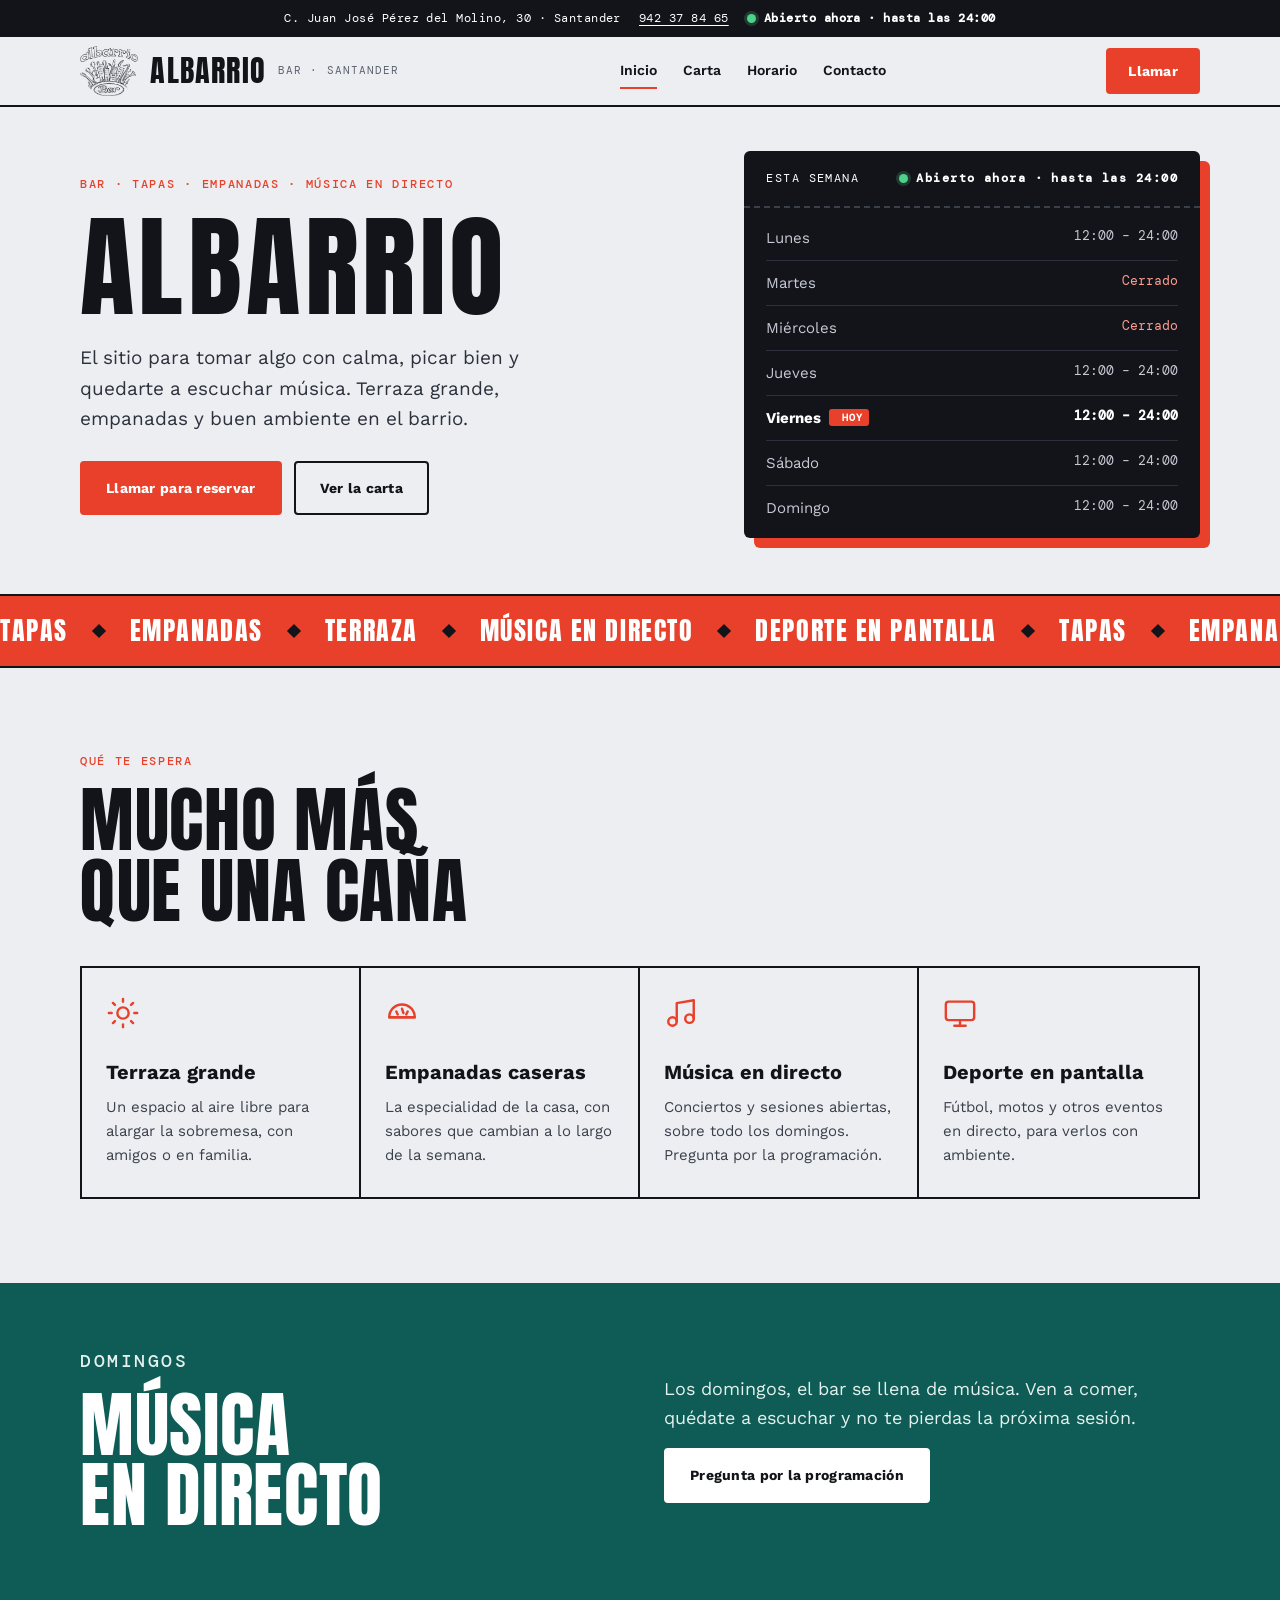
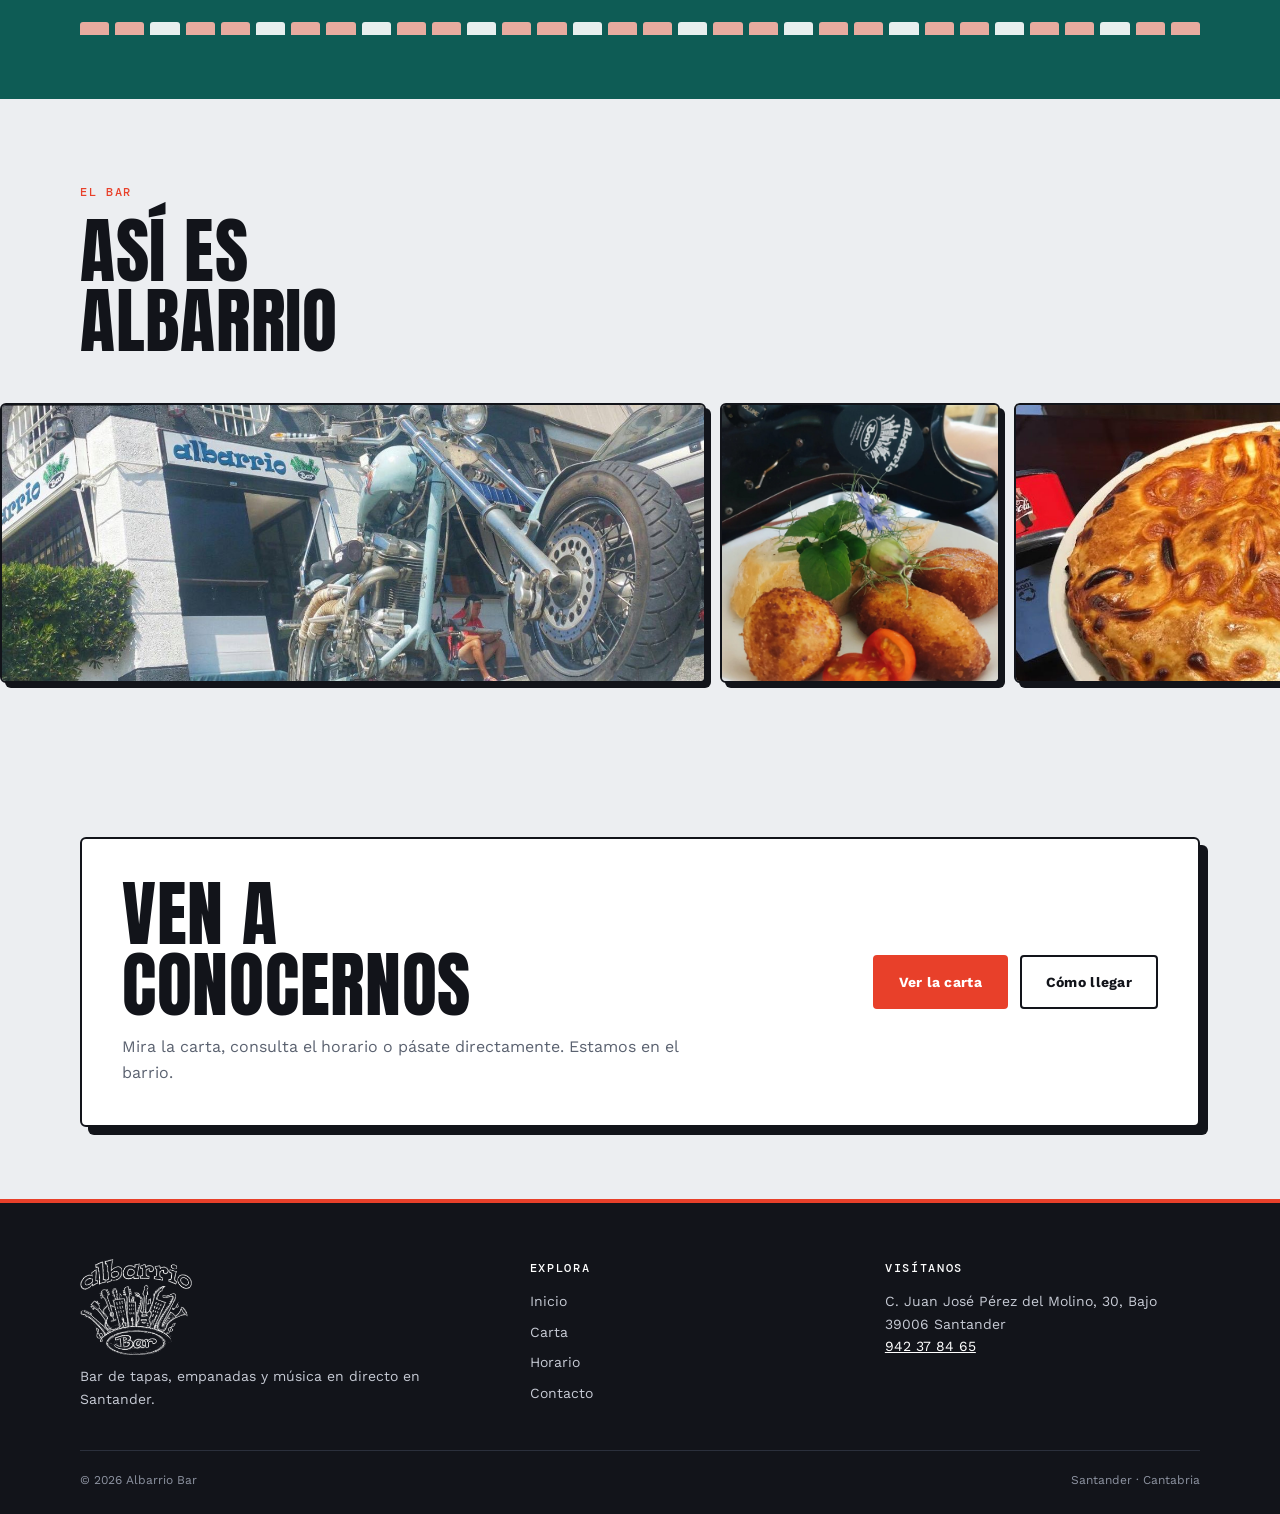
<file: index.html>
<!doctype html>
<html lang="es">
<head>
<meta charset="utf-8">
<meta name="viewport" content="width=device-width,initial-scale=1">
<title>Albarrio Bar · Santander</title>
<meta name="description" content="Albarrio Bar, en Santander: tapas, empanadas, terraza y música en directo. Calle Juan José Pérez del Molino, 30.">
<meta name="robots" content="noindex, nofollow">
<meta property="og:type" content="website">
<meta property="og:title" content="Albarrio Bar · Santander">
<meta property="og:description" content="Albarrio Bar, en Santander: tapas, empanadas, terraza y música en directo. Calle Juan José Pérez del Molino, 30.">
<meta name="theme-color" content="#12141a">
<link rel="icon" href="data:image/svg+xml,%3Csvg xmlns='http://www.w3.org/2000/svg' viewBox='0 0 32 32'%3E%3Crect width='32' height='32' rx='7' fill='%2312141a'/%3E%3Ctext x='16' y='24' font-family='Impact,Arial Narrow,sans-serif' font-size='22' text-anchor='middle' fill='%23e8402a'%3EA%3C/text%3E%3C/svg%3E">
<link rel="preconnect" href="https://fonts.googleapis.com">
<link rel="preconnect" href="https://fonts.gstatic.com" crossorigin>
<link href="https://fonts.googleapis.com/css2?family=Anton&family=DM+Mono:wght@400;500&family=Work+Sans:wght@400;500;600;700&display=swap" rel="stylesheet">
<link rel="stylesheet" href="styles.css?v=5">
<script type="application/ld+json">{"@context":"https://schema.org","@type":"BarOrPub","name":"Albarrio Bar","telephone":"+34942378465","address":{"@type":"PostalAddress","streetAddress":"C. Juan José Pérez del Molino, 30, Bajo","postalCode":"39006","addressLocality":"Santander","addressRegion":"Cantabria","addressCountry":"ES"},"openingHoursSpecification":[{"@type":"OpeningHoursSpecification","dayOfWeek":["Monday","Thursday","Friday","Saturday","Sunday"],"opens":"12:00","closes":"23:59"}]}</script>
</head>
<body>

<div class="topbar">
  <span>C. Juan José Pérez del Molino, 30 · Santander</span>
  <a href="tel:+34942378465">942 37 84 65</a>
  <span class="open-badge" data-open-badge>Consulta nuestro horario</span>
</div>

<header class="header">
  <div class="wrap nav">
    <a class="brand" href="index.html" aria-label="Albarrio Bar, inicio"><img class="brand-logo" src="img/logo.png" width="420" height="360" alt=""><span class="brand-word">ALBARRIO</span><span class="brand-sub">Bar · Santander</span></a>
    <button class="menu-toggle" aria-label="Abrir menú" aria-expanded="false">Menú</button>
    <nav class="navlinks" aria-label="Navegación principal"><a href="index.html" class="active" aria-current="page">Inicio</a><a href="carta.html">Carta</a><a href="horario.html">Horario</a><a href="contacto.html">Contacto</a></nav>
    <a class="btn btn-red nav-cta" href="tel:+34942378465">Llamar</a>
  </div>
</header>

<main>

  <section class="hero">
    <div class="wrap hero-grid">
      <div class="hero-copy">
        <p class="kicker">Bar · Tapas · Empanadas · Música en directo</p>
        <h1>ALBARRIO</h1>
        <p class="lead">El sitio para tomar algo con calma, picar bien y quedarte a escuchar música. Terraza grande, empanadas y buen ambiente en el barrio.</p>
        <div class="actions">
          <a class="btn btn-red" href="tel:+34942378465">Llamar para reservar</a>
          <a class="btn btn-line" href="carta.html">Ver la carta</a>
        </div>
      </div>
      <aside class="ticket" aria-label="Horario de esta semana">
        <div class="ticket-head"><span>ESTA SEMANA</span><span class="open-badge on-dark" data-open-badge>Consulta nuestro horario</span></div>
        <ul class="ticket-list" data-week-list></ul>
      </aside>
    </div>
  </section>

  <div class="marquee" aria-hidden="true"><div class="marquee-track">
    <span>Tapas</span><i></i><span>Empanadas</span><i></i><span>Terraza</span><i></i><span>Música en directo</span><i></i><span>Deporte en pantalla</span><i></i>
    <span>Tapas</span><i></i><span>Empanadas</span><i></i><span>Terraza</span><i></i><span>Música en directo</span><i></i><span>Deporte en pantalla</span><i></i>
  </div></div>

  <section class="section">
    <div class="wrap">
      <div class="section-head"><p class="kicker">Qué te espera</p><h2>MUCHO MÁS<br> QUE UNA CAÑA</h2></div>
      <div class="feature-grid">
        <article class="feature"><svg viewBox="0 0 24 24" fill="none" stroke="currentColor" stroke-width="1.7" stroke-linecap="round" stroke-linejoin="round" aria-hidden="true"><circle cx="12" cy="12" r="4"/><path d="M12 2v2M12 20v2M4.9 4.9l1.4 1.4M17.7 17.7l1.4 1.4M2 12h2M20 12h2M4.9 19.1l1.4-1.4M17.7 6.3l1.4-1.4"/></svg><h3>Terraza grande</h3><p>Un espacio al aire libre para alargar la sobremesa, con amigos o en familia.</p></article>
        <article class="feature"><svg viewBox="0 0 24 24" fill="none" stroke="currentColor" stroke-width="1.7" stroke-linecap="round" stroke-linejoin="round" aria-hidden="true"><path d="M3 15c0-5 4-9 9-9s9 4 9 9z"/><path d="M3 15h18M8 11l1 2M12 9l1 3M16 11l-1 2"/></svg><h3>Empanadas caseras</h3><p>La especialidad de la casa, con sabores que cambian a lo largo de la semana.</p></article>
        <article class="feature"><svg viewBox="0 0 24 24" fill="none" stroke="currentColor" stroke-width="1.7" stroke-linecap="round" stroke-linejoin="round" aria-hidden="true"><path d="M9 18V5l12-2v13"/><circle cx="6" cy="18" r="3"/><circle cx="18" cy="16" r="3"/></svg><h3>Música en directo</h3><p>Conciertos y sesiones abiertas, sobre todo los domingos. Pregunta por la programación.</p></article>
        <article class="feature"><svg viewBox="0 0 24 24" fill="none" stroke="currentColor" stroke-width="1.7" stroke-linecap="round" stroke-linejoin="round" aria-hidden="true"><rect x="2" y="4" width="20" height="13" rx="2"/><path d="M8 21h8M12 17v4"/></svg><h3>Deporte en pantalla</h3><p>Fútbol, motos y otros eventos en directo, para verlos con ambiente.</p></article>
      </div>
    </div>
  </section>

  <section class="band-teal">
    <div class="wrap band-grid">
      <div><p class="kicker kicker-light">Domingos</p><h2>MÚSICA<br> EN DIRECTO</h2></div>
      <div>
        <p>Los domingos, el bar se llena de música. Ven a comer, quédate a escuchar y no te pierdas la próxima sesión.</p>
        <a class="btn btn-light" href="tel:+34942378465">Pregunta por la programación</a>
      </div>
    </div>
    <div class="wrap"><div class="eq" aria-hidden="true"><i></i><i></i><i></i><i></i><i></i><i></i><i></i><i></i><i></i><i></i><i></i><i></i><i></i><i></i><i></i><i></i><i></i><i></i><i></i><i></i><i></i><i></i><i></i><i></i><i></i><i></i><i></i><i></i><i></i><i></i><i></i><i></i></div></div>
  </section>

  <section class="section">
    <div class="wrap">
      <div class="section-head"><p class="kicker">El bar</p><h2>ASÍ ES<br> ALBARRIO</h2></div>
    </div>
      <div class="ribbon" aria-label="Fotos de Albarrio Bar"><div class="ribbon-track"><figure><img src="img/fachada.jpg" width="1322" height="520" loading="lazy" alt="Fachada de Albarrio Bar con una moto clásica aparcada en la puerta"></figure><figure><img src="img/croquetas.jpg" width="1400" height="1400" loading="lazy" alt="Croquetas con pan y una flor comestible, sobre una guitarra con el logo de Albarrio"></figure><figure><img src="img/empanada.jpg" width="1120" height="545" loading="lazy" alt="Empanada grande recién horneada con el nombre del bar marcado en la masa"></figure><figure><img src="img/hamburguesa.jpg" width="856" height="605" loading="lazy" alt="Mini hamburguesa con queso y cebolla crujiente, con patatas paja"></figure><figure><img src="img/letrero.jpg" width="1242" height="507" loading="lazy" alt="Letrero luminoso de Albarrio Bar de noche"></figure><figure><img src="img/pincho.jpg" width="1387" height="640" loading="lazy" alt="Pincho moruno sobre pan tostado con una hoja de albahaca"></figure><figure aria-hidden="true"><img src="img/fachada.jpg" width="1322" height="520" loading="lazy" alt=""></figure><figure aria-hidden="true"><img src="img/croquetas.jpg" width="1400" height="1400" loading="lazy" alt=""></figure><figure aria-hidden="true"><img src="img/empanada.jpg" width="1120" height="545" loading="lazy" alt=""></figure><figure aria-hidden="true"><img src="img/hamburguesa.jpg" width="856" height="605" loading="lazy" alt=""></figure><figure aria-hidden="true"><img src="img/letrero.jpg" width="1242" height="507" loading="lazy" alt=""></figure><figure aria-hidden="true"><img src="img/pincho.jpg" width="1387" height="640" loading="lazy" alt=""></figure></div></div>
  </section>

  <section class="section section-tight-top">
    <div class="wrap cta-band">
      <div><h2>VEN A<br> CONOCERNOS</h2><p>Mira la carta, consulta el horario o pásate directamente. Estamos en el barrio.</p></div>
      <div class="actions"><a class="btn btn-red" href="carta.html">Ver la carta</a><a class="btn btn-line" href="contacto.html">Cómo llegar</a></div>
    </div>
  </section>

</main>

<footer class="footer">
  <div class="wrap footer-grid">
    <div><img class="footer-logo" src="img/logo-blanco.png" width="420" height="360" alt="Albarrio Bar"><p>Bar de tapas, empanadas y música en directo en Santander.</p></div>
    <div><h4>Explora</h4><div class="footer-links"><a href="index.html">Inicio</a><a href="carta.html">Carta</a><a href="horario.html">Horario</a><a href="contacto.html">Contacto</a></div></div>
    <div><h4>Visítanos</h4><p>C. Juan José Pérez del Molino, 30, Bajo<br>39006 Santander<br><a href="tel:+34942378465">942 37 84 65</a></p></div>
  </div>
  <div class="wrap footer-bottom"><span>© 2026 Albarrio Bar</span><span>Santander · Cantabria</span></div>
</footer>

<div class="mobile-bar"><a class="btn btn-red" href="tel:+34942378465">Llamar</a><a class="btn btn-line-dark" href="contacto.html#como-llegar">Cómo llegar</a></div>

<script src="script.js?v=5"></script>
</body>
</html>
</file>
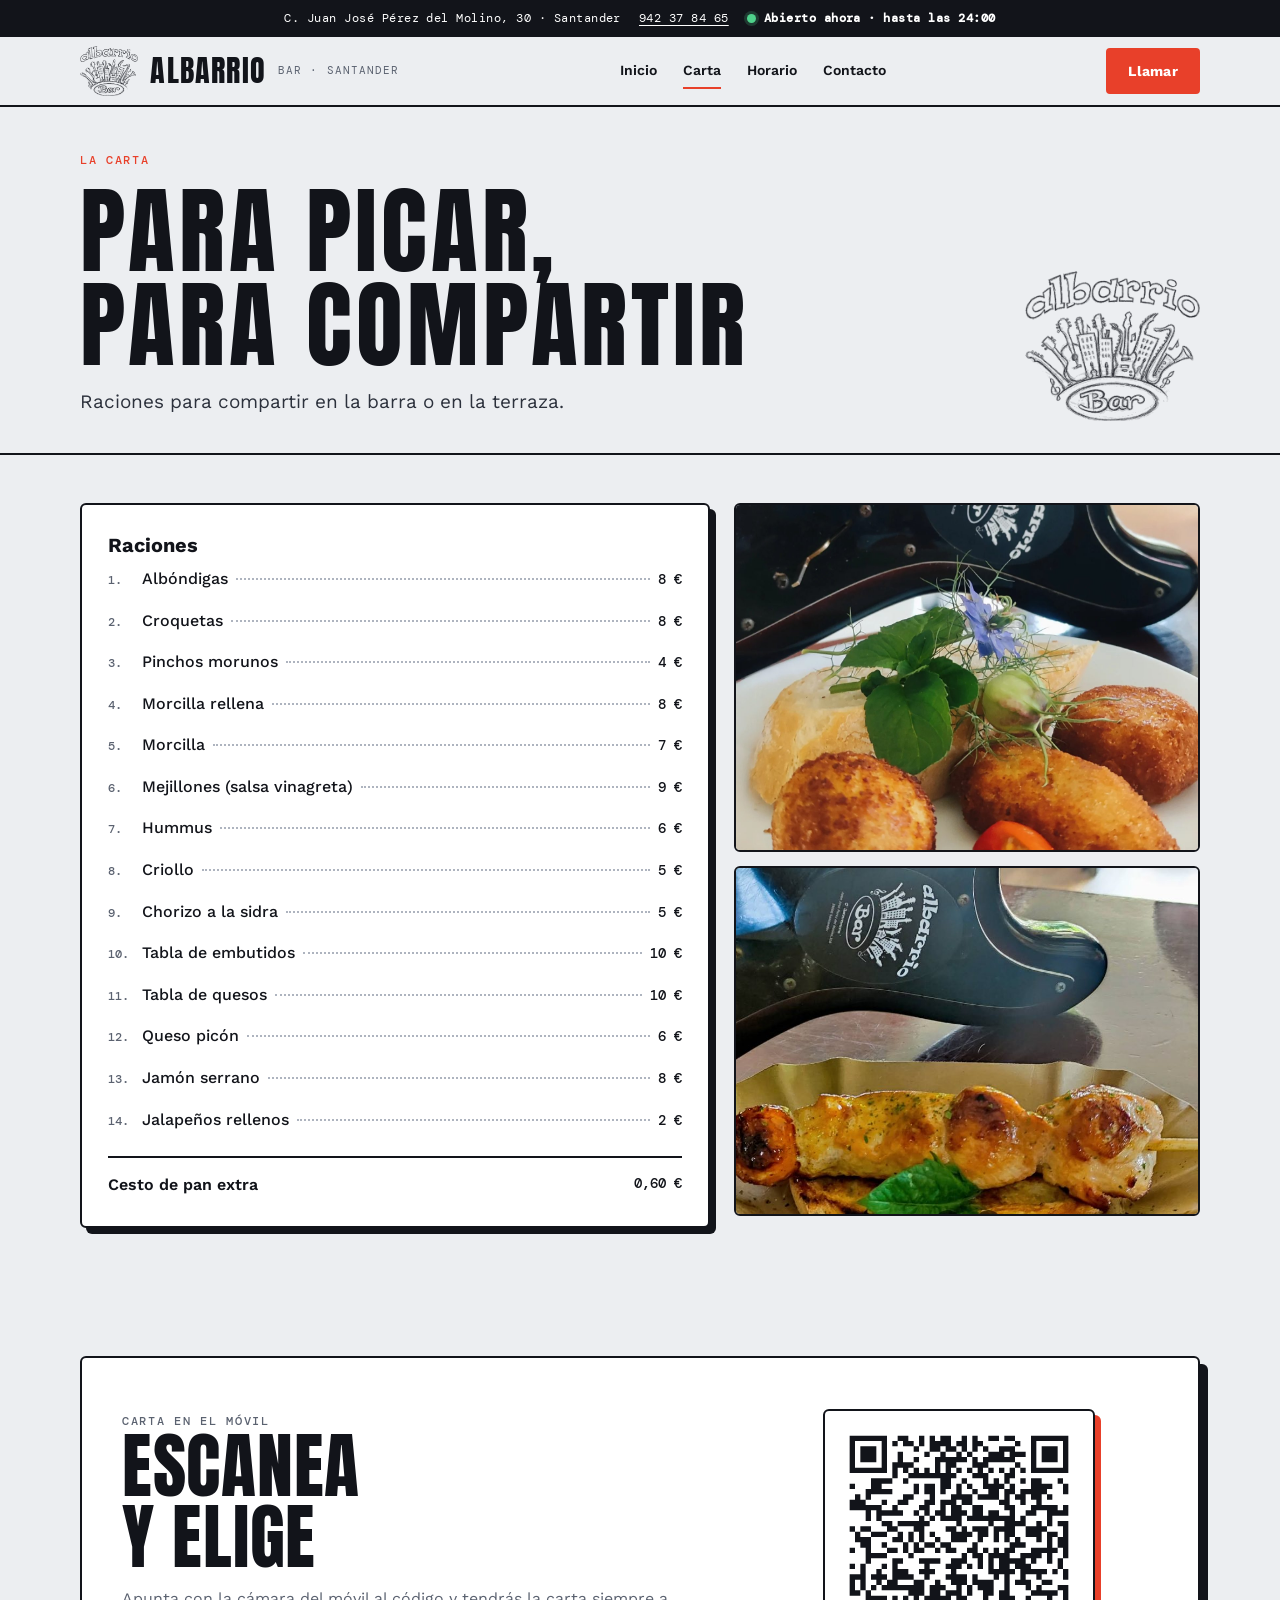
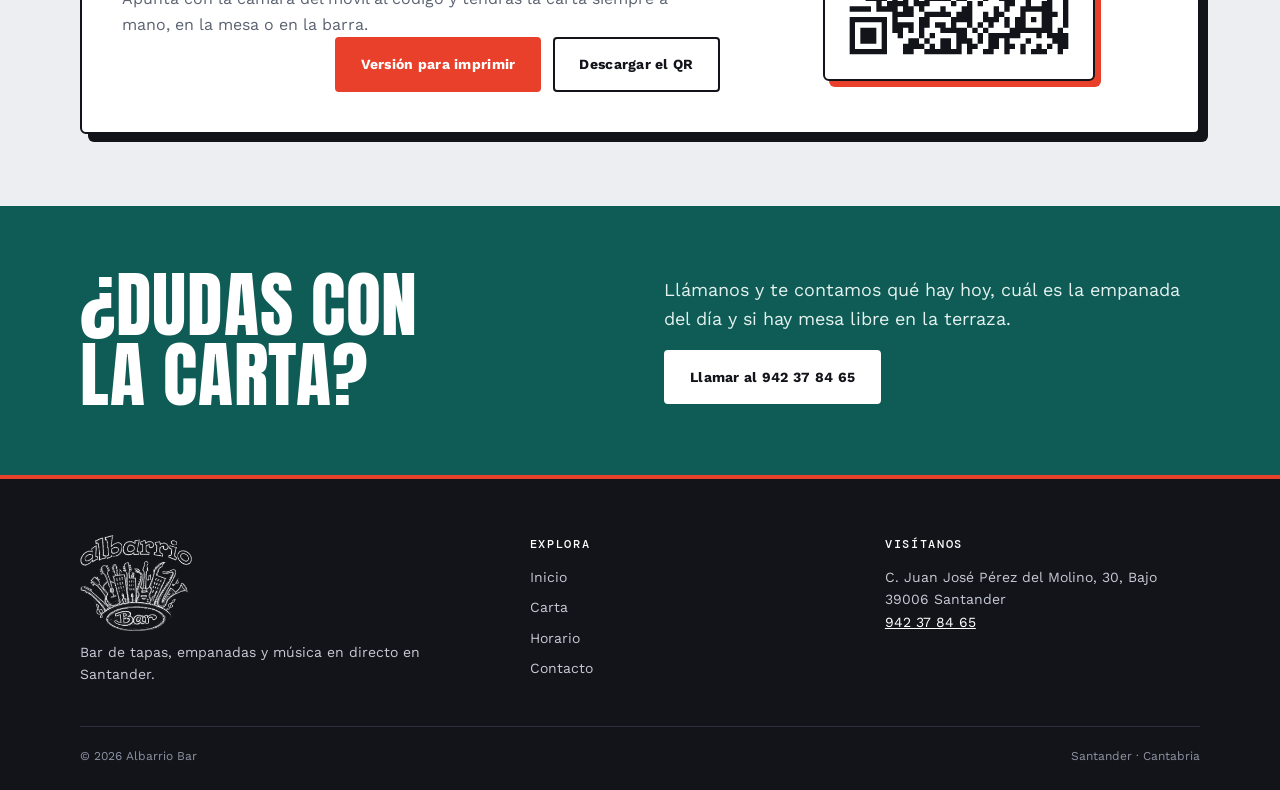
<file: carta.html>
<!doctype html>
<html lang="es">
<head>
<meta charset="utf-8">
<meta name="viewport" content="width=device-width,initial-scale=1">
<title>Carta · Albarrio Bar</title>
<meta name="description" content="Carta de Albarrio Bar: empanadas, tapas, raciones y bebidas en Santander.">
<meta name="robots" content="noindex, nofollow">
<meta property="og:type" content="website">
<meta property="og:title" content="Carta · Albarrio Bar">
<meta property="og:description" content="Carta de Albarrio Bar: empanadas, tapas, raciones y bebidas en Santander.">
<meta name="theme-color" content="#12141a">
<link rel="icon" href="data:image/svg+xml,%3Csvg xmlns='http://www.w3.org/2000/svg' viewBox='0 0 32 32'%3E%3Crect width='32' height='32' rx='7' fill='%2312141a'/%3E%3Ctext x='16' y='24' font-family='Impact,Arial Narrow,sans-serif' font-size='22' text-anchor='middle' fill='%23e8402a'%3EA%3C/text%3E%3C/svg%3E">
<link rel="preconnect" href="https://fonts.googleapis.com">
<link rel="preconnect" href="https://fonts.gstatic.com" crossorigin>
<link href="https://fonts.googleapis.com/css2?family=Anton&family=DM+Mono:wght@400;500&family=Work+Sans:wght@400;500;600;700&display=swap" rel="stylesheet">
<link rel="stylesheet" href="styles.css?v=5">

</head>
<body>

<div class="topbar">
  <span>C. Juan José Pérez del Molino, 30 · Santander</span>
  <a href="tel:+34942378465">942 37 84 65</a>
  <span class="open-badge" data-open-badge>Consulta nuestro horario</span>
</div>

<header class="header">
  <div class="wrap nav">
    <a class="brand" href="index.html" aria-label="Albarrio Bar, inicio"><img class="brand-logo" src="img/logo.png" width="420" height="360" alt=""><span class="brand-word">ALBARRIO</span><span class="brand-sub">Bar · Santander</span></a>
    <button class="menu-toggle" aria-label="Abrir menú" aria-expanded="false">Menú</button>
    <nav class="navlinks" aria-label="Navegación principal"><a href="index.html">Inicio</a><a href="carta.html" class="active" aria-current="page">Carta</a><a href="horario.html">Horario</a><a href="contacto.html">Contacto</a></nav>
    <a class="btn btn-red nav-cta" href="tel:+34942378465">Llamar</a>
  </div>
</header>

<main>
<section class="page-head"><div class="wrap"><img class="head-logo" src="img/logo.png" width="420" height="360" alt="" aria-hidden="true">
  <p class="kicker">La carta</p>
  <h1 class="page-title">PARA PICAR,<br> PARA COMPARTIR</h1>
  <p class="lead">Raciones para compartir en la barra o en la terraza.</p>
</div></section>
  <section class="section section-tight">
    <div class="wrap carta-grid">
      <article class="menu-card raciones">
        <h3>Raciones</h3>
        <ol class="dots numbered"><li><span>Albóndigas</span><i></i><b class="price">8 €</b></li><li><span>Croquetas</span><i></i><b class="price">8 €</b></li><li><span>Pinchos morunos</span><i></i><b class="price">4 €</b></li><li><span>Morcilla rellena</span><i></i><b class="price">8 €</b></li><li><span>Morcilla</span><i></i><b class="price">7 €</b></li><li><span>Mejillones (salsa vinagreta)</span><i></i><b class="price">9 €</b></li><li><span>Hummus</span><i></i><b class="price">6 €</b></li><li><span>Criollo</span><i></i><b class="price">5 €</b></li><li><span>Chorizo a la sidra</span><i></i><b class="price">5 €</b></li><li><span>Tabla de embutidos</span><i></i><b class="price">10 €</b></li><li><span>Tabla de quesos</span><i></i><b class="price">10 €</b></li><li><span>Queso picón</span><i></i><b class="price">6 €</b></li><li><span>Jamón serrano</span><i></i><b class="price">8 €</b></li><li><span>Jalapeños rellenos</span><i></i><b class="price">2 €</b></li></ol>
        <p class="menu-extra">Cesto de pan extra <b class="price">0,60 €</b></p>
      </article>
      <div class="carta-photos">
        <figure><img src="img/croquetas.jpg" width="1400" height="1400" loading="lazy" alt="Croquetas de Albarrio con pan y una flor comestible"></figure>
        <figure><img src="img/pincho.jpg" width="1387" height="640" loading="lazy" alt="Pincho moruno sobre pan tostado"></figure>
      </div>
    </div>
  </section>
  <section class="section section-tight-top" id="qr">
    <div class="wrap cta-band qr-band">
      <div><p class="kicker">Carta en el móvil</p><h2>ESCANEA<br> Y ELIGE</h2><p>Apunta con la cámara del móvil al código y tendrás la carta siempre a mano, en la mesa o en la barra.</p>
        <div class="actions"><a class="btn btn-red" href="qr.html">Versión para imprimir</a><a class="btn btn-line" href="img/qr-carta.png" download="qr-carta-albarrio.png">Descargar el QR</a></div></div>
      <div class="qr-box"><img src="img/qr-carta.svg" width="260" height="260" alt="Código QR que abre la carta de Albarrio Bar"></div>
    </div>
  </section>
  <section class="band-teal">
    <div class="wrap band-grid">
      <div><h2>¿DUDAS CON<br> LA CARTA?</h2></div>
      <div><p>Llámanos y te contamos qué hay hoy, cuál es la empanada del día y si hay mesa libre en la terraza.</p><a class="btn btn-light" href="tel:+34942378465">Llamar al 942 37 84 65</a></div>
    </div>
  </section>

</main>

<footer class="footer">
  <div class="wrap footer-grid">
    <div><img class="footer-logo" src="img/logo-blanco.png" width="420" height="360" alt="Albarrio Bar"><p>Bar de tapas, empanadas y música en directo en Santander.</p></div>
    <div><h4>Explora</h4><div class="footer-links"><a href="index.html">Inicio</a><a href="carta.html">Carta</a><a href="horario.html">Horario</a><a href="contacto.html">Contacto</a></div></div>
    <div><h4>Visítanos</h4><p>C. Juan José Pérez del Molino, 30, Bajo<br>39006 Santander<br><a href="tel:+34942378465">942 37 84 65</a></p></div>
  </div>
  <div class="wrap footer-bottom"><span>© 2026 Albarrio Bar</span><span>Santander · Cantabria</span></div>
</footer>

<div class="mobile-bar"><a class="btn btn-red" href="tel:+34942378465">Llamar</a><a class="btn btn-line-dark" href="contacto.html#como-llegar">Cómo llegar</a></div>

<script src="script.js?v=5"></script>
</body>
</html>
</file>
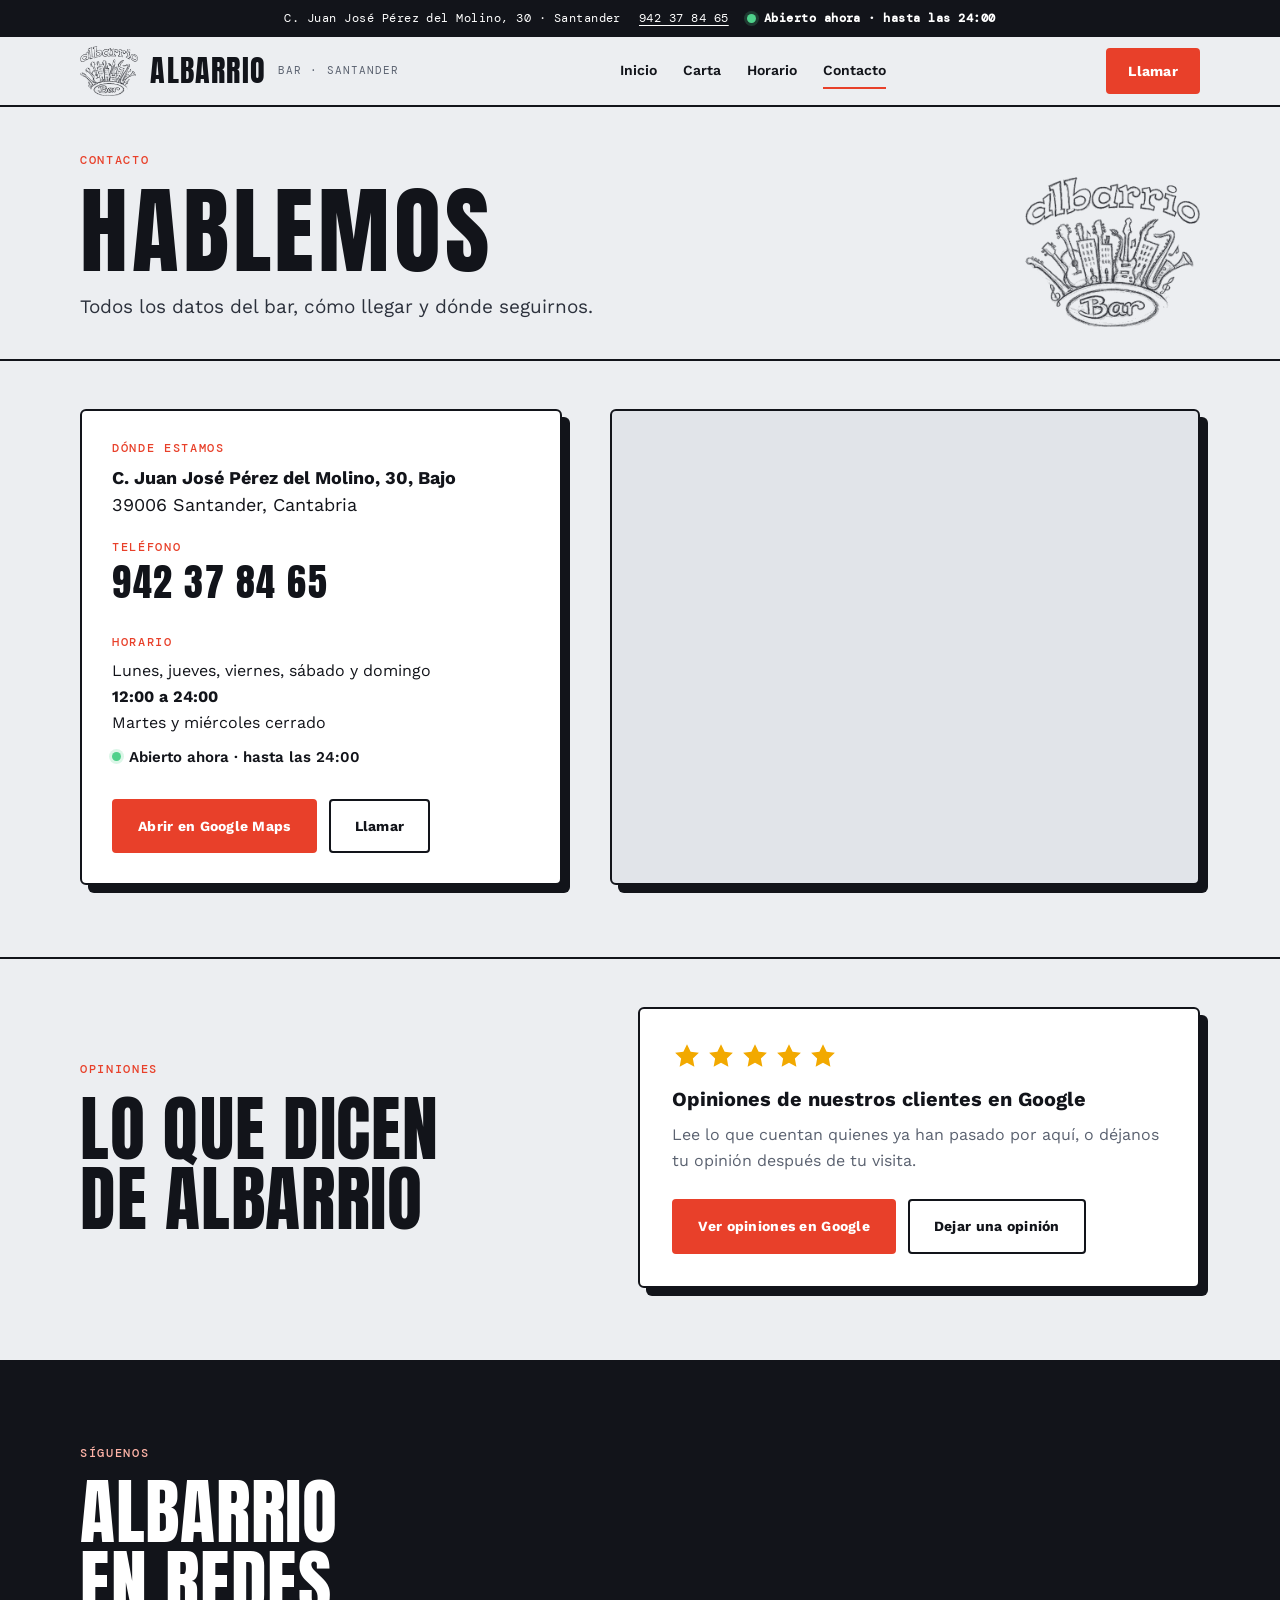
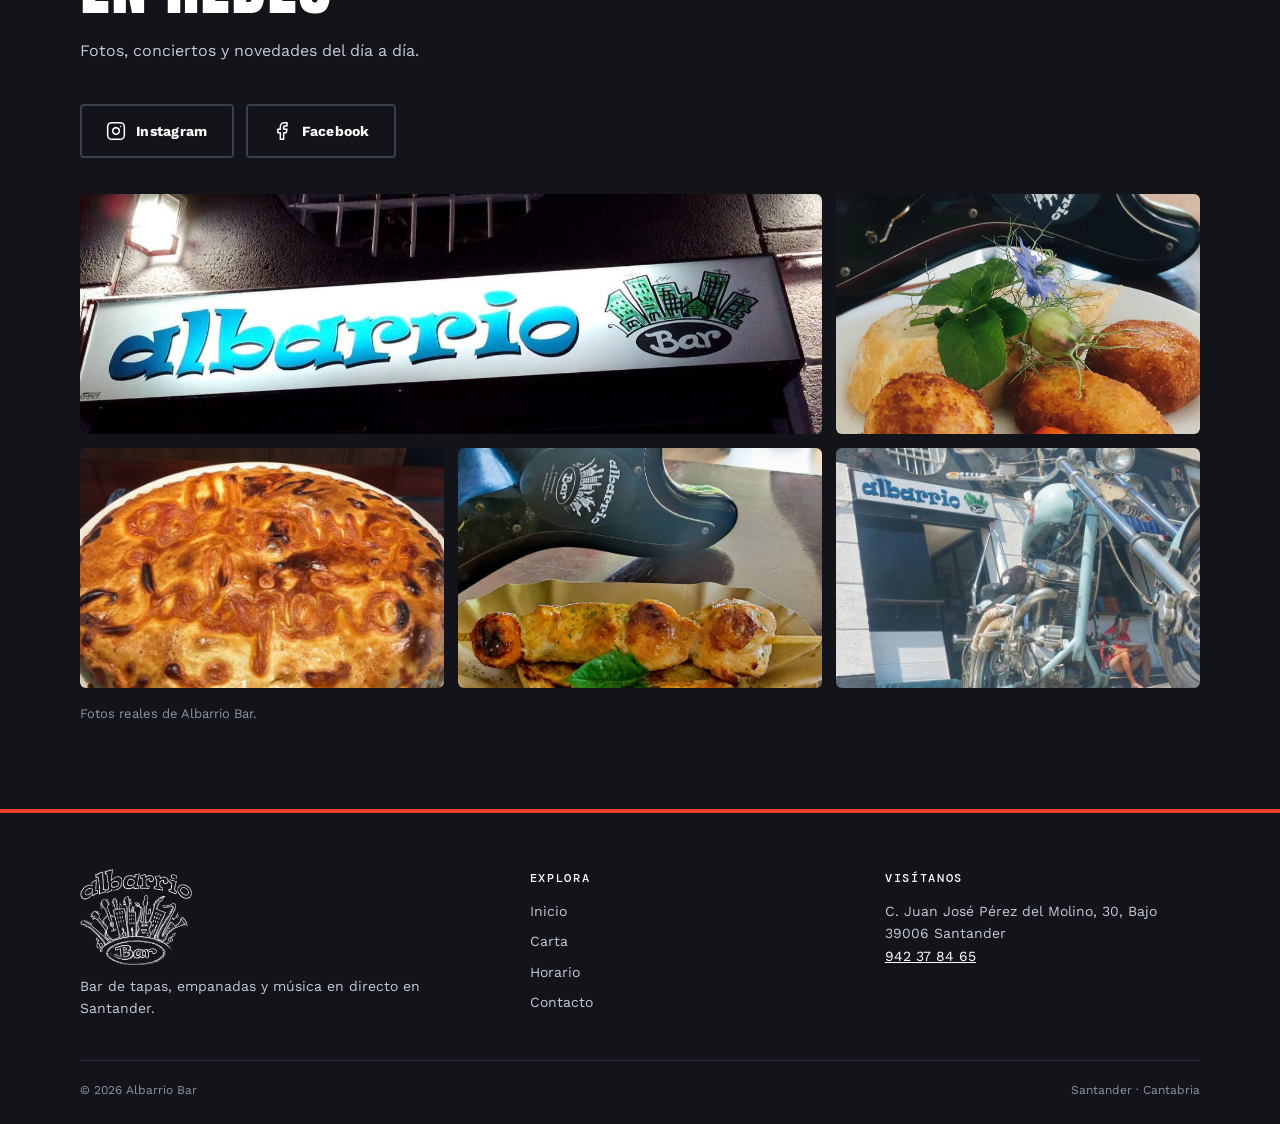
<file: contacto.html>
<!doctype html>
<html lang="es">
<head>
<meta charset="utf-8">
<meta name="viewport" content="width=device-width,initial-scale=1">
<title>Contacto · Albarrio Bar</title>
<meta name="description" content="Contacto, mapa y redes sociales de Albarrio Bar, en la calle Juan José Pérez del Molino, 30, Santander.">
<meta name="robots" content="noindex, nofollow">
<meta property="og:type" content="website">
<meta property="og:title" content="Contacto · Albarrio Bar">
<meta property="og:description" content="Contacto, mapa y redes sociales de Albarrio Bar, en la calle Juan José Pérez del Molino, 30, Santander.">
<meta name="theme-color" content="#12141a">
<link rel="icon" href="data:image/svg+xml,%3Csvg xmlns='http://www.w3.org/2000/svg' viewBox='0 0 32 32'%3E%3Crect width='32' height='32' rx='7' fill='%2312141a'/%3E%3Ctext x='16' y='24' font-family='Impact,Arial Narrow,sans-serif' font-size='22' text-anchor='middle' fill='%23e8402a'%3EA%3C/text%3E%3C/svg%3E">
<link rel="preconnect" href="https://fonts.googleapis.com">
<link rel="preconnect" href="https://fonts.gstatic.com" crossorigin>
<link href="https://fonts.googleapis.com/css2?family=Anton&family=DM+Mono:wght@400;500&family=Work+Sans:wght@400;500;600;700&display=swap" rel="stylesheet">
<link rel="stylesheet" href="styles.css?v=5">

</head>
<body>

<div class="topbar">
  <span>C. Juan José Pérez del Molino, 30 · Santander</span>
  <a href="tel:+34942378465">942 37 84 65</a>
  <span class="open-badge" data-open-badge>Consulta nuestro horario</span>
</div>

<header class="header">
  <div class="wrap nav">
    <a class="brand" href="index.html" aria-label="Albarrio Bar, inicio"><img class="brand-logo" src="img/logo.png" width="420" height="360" alt=""><span class="brand-word">ALBARRIO</span><span class="brand-sub">Bar · Santander</span></a>
    <button class="menu-toggle" aria-label="Abrir menú" aria-expanded="false">Menú</button>
    <nav class="navlinks" aria-label="Navegación principal"><a href="index.html">Inicio</a><a href="carta.html">Carta</a><a href="horario.html">Horario</a><a href="contacto.html" class="active" aria-current="page">Contacto</a></nav>
    <a class="btn btn-red nav-cta" href="tel:+34942378465">Llamar</a>
  </div>
</header>

<main>
<section class="page-head"><div class="wrap"><img class="head-logo" src="img/logo.png" width="420" height="360" alt="" aria-hidden="true">
  <p class="kicker">Contacto</p>
  <h1 class="page-title">HABLEMOS</h1>
  <p class="lead">Todos los datos del bar, cómo llegar y dónde seguirnos.</p>
</div></section>
  <section class="section section-tight" id="como-llegar">
    <div class="wrap contact-grid">
      <div class="info-card">
        <div class="info-block"><h3>Dónde estamos</h3><address><strong>C. Juan José Pérez del Molino, 30, Bajo</strong><br>39006 Santander, Cantabria</address></div>
        <div class="info-block"><h3>Teléfono</h3><p><a class="big-link" href="tel:+34942378465">942 37 84 65</a></p></div>
        <div class="info-block"><h3>Horario</h3><p>Lunes, jueves, viernes, sábado y domingo<br><strong>12:00 a 24:00</strong><br>Martes y miércoles cerrado</p><p><span class="open-badge big" data-open-badge>Consulta nuestro horario</span></p></div>
        <div class="actions">
          <a class="btn btn-red" href="https://www.google.com/maps/search/?api=1&amp;query=Albarrio+Bar+C.+Juan+Jos%C3%A9+P%C3%A9rez+del+Molino+30+Santander" target="_blank" rel="noopener">Abrir en Google Maps</a>
          <a class="btn btn-line" href="tel:+34942378465">Llamar</a>
        </div>
      </div>
      <div class="map-frame"><iframe title="Mapa de Albarrio Bar" loading="lazy" referrerpolicy="no-referrer-when-downgrade" src="https://www.google.com/maps?q=Albarrio+Bar+C.+Juan+Jos%C3%A9+P%C3%A9rez+del+Molino+30+Santander&amp;output=embed"></iframe></div>
    </div>
  </section>


  <section class="section section-tight reviews-sec" id="opiniones">
    <div class="wrap reviews">
      <div><p class="kicker">Opiniones</p><h2>LO QUE DICEN<br> DE ALBARRIO</h2></div>
      <div class="review-card">
        <div class="stars" aria-hidden="true"><svg viewBox="0 0 24 24" aria-hidden="true"><path d="M12 2.5l2.9 6 6.6.9-4.8 4.6 1.2 6.5L12 17.4 6.1 20.5l1.2-6.5L2.5 9.4l6.6-.9z"/></svg><svg viewBox="0 0 24 24" aria-hidden="true"><path d="M12 2.5l2.9 6 6.6.9-4.8 4.6 1.2 6.5L12 17.4 6.1 20.5l1.2-6.5L2.5 9.4l6.6-.9z"/></svg><svg viewBox="0 0 24 24" aria-hidden="true"><path d="M12 2.5l2.9 6 6.6.9-4.8 4.6 1.2 6.5L12 17.4 6.1 20.5l1.2-6.5L2.5 9.4l6.6-.9z"/></svg><svg viewBox="0 0 24 24" aria-hidden="true"><path d="M12 2.5l2.9 6 6.6.9-4.8 4.6 1.2 6.5L12 17.4 6.1 20.5l1.2-6.5L2.5 9.4l6.6-.9z"/></svg><svg viewBox="0 0 24 24" aria-hidden="true"><path d="M12 2.5l2.9 6 6.6.9-4.8 4.6 1.2 6.5L12 17.4 6.1 20.5l1.2-6.5L2.5 9.4l6.6-.9z"/></svg></div>
        <h3>Opiniones de nuestros clientes en Google</h3>
        <p>Lee lo que cuentan quienes ya han pasado por aquí, o déjanos tu opinión después de tu visita.</p>
        <div class="actions"><a class="btn btn-red" href="https://www.google.com/maps/search/?api=1&amp;query=Albarrio+Bar+C.+Juan+Jos%C3%A9+P%C3%A9rez+del+Molino+30+Santander" target="_blank" rel="noopener">Ver opiniones en Google</a><a class="btn btn-line" href="https://www.google.com/maps/search/?api=1&amp;query=Albarrio+Bar+C.+Juan+Jos%C3%A9+P%C3%A9rez+del+Molino+30+Santander" target="_blank" rel="noopener">Dejar una opinión</a></div>
      </div>
    </div>
  </section>

  <section class="section section-ink" id="redes">
    <div class="wrap">
      <div class="section-head"><p class="kicker kicker-light">Síguenos</p><h2>ALBARRIO<br> EN REDES</h2><p class="week-note">Fotos, conciertos y novedades del día a día.</p></div>
      <div class="actions social-actions">
        <a class="btn btn-social" href="https://www.instagram.com/albarriobar/" target="_blank" rel="noopener"><svg viewBox="0 0 24 24" fill="none" stroke="currentColor" stroke-width="1.8" stroke-linecap="round" stroke-linejoin="round" aria-hidden="true"><rect x="2" y="2" width="20" height="20" rx="5"/><path d="M16 11.37A4 4 0 1 1 12.63 8 4 4 0 0 1 16 11.37z"/><line x1="17.5" y1="6.5" x2="17.51" y2="6.5"/></svg><span>Instagram</span></a>
        <a class="btn btn-social" href="https://www.facebook.com/albarriobar/" target="_blank" rel="noopener"><svg viewBox="0 0 24 24" fill="none" stroke="currentColor" stroke-width="1.8" stroke-linecap="round" stroke-linejoin="round" aria-hidden="true"><path d="M18 2h-3a5 5 0 0 0-5 5v3H7v4h3v8h4v-8h3l1-4h-4V7a1 1 0 0 1 1-1h3z"/></svg><span>Facebook</span></a>
      </div>
      <div class="photo-grid" aria-label="Fotos del bar"><figure class="wide"><img src="img/letrero.jpg" width="1242" height="507" loading="lazy" alt="Letrero luminoso de Albarrio Bar de noche"></figure><figure class=""><img src="img/croquetas.jpg" width="1400" height="1400" loading="lazy" alt="Croquetas con pan y una flor comestible"></figure><figure class=""><img src="img/empanada.jpg" width="1120" height="545" loading="lazy" alt="Empanada recién horneada"></figure><figure class=""><img src="img/pincho.jpg" width="1387" height="640" loading="lazy" alt="Pincho moruno sobre pan tostado"></figure><figure class=""><img src="img/fachada.jpg" width="1322" height="520" loading="lazy" alt="Fachada de Albarrio Bar con una moto clásica en la puerta"></figure></div>
      <p class="photo-note">Fotos reales de Albarrio Bar.</p>
    </div>
  </section>

</main>

<footer class="footer">
  <div class="wrap footer-grid">
    <div><img class="footer-logo" src="img/logo-blanco.png" width="420" height="360" alt="Albarrio Bar"><p>Bar de tapas, empanadas y música en directo en Santander.</p></div>
    <div><h4>Explora</h4><div class="footer-links"><a href="index.html">Inicio</a><a href="carta.html">Carta</a><a href="horario.html">Horario</a><a href="contacto.html">Contacto</a></div></div>
    <div><h4>Visítanos</h4><p>C. Juan José Pérez del Molino, 30, Bajo<br>39006 Santander<br><a href="tel:+34942378465">942 37 84 65</a></p></div>
  </div>
  <div class="wrap footer-bottom"><span>© 2026 Albarrio Bar</span><span>Santander · Cantabria</span></div>
</footer>

<div class="mobile-bar"><a class="btn btn-red" href="tel:+34942378465">Llamar</a><a class="btn btn-line-dark" href="contacto.html#como-llegar">Cómo llegar</a></div>

<script src="script.js?v=5"></script>
</body>
</html>
</file>
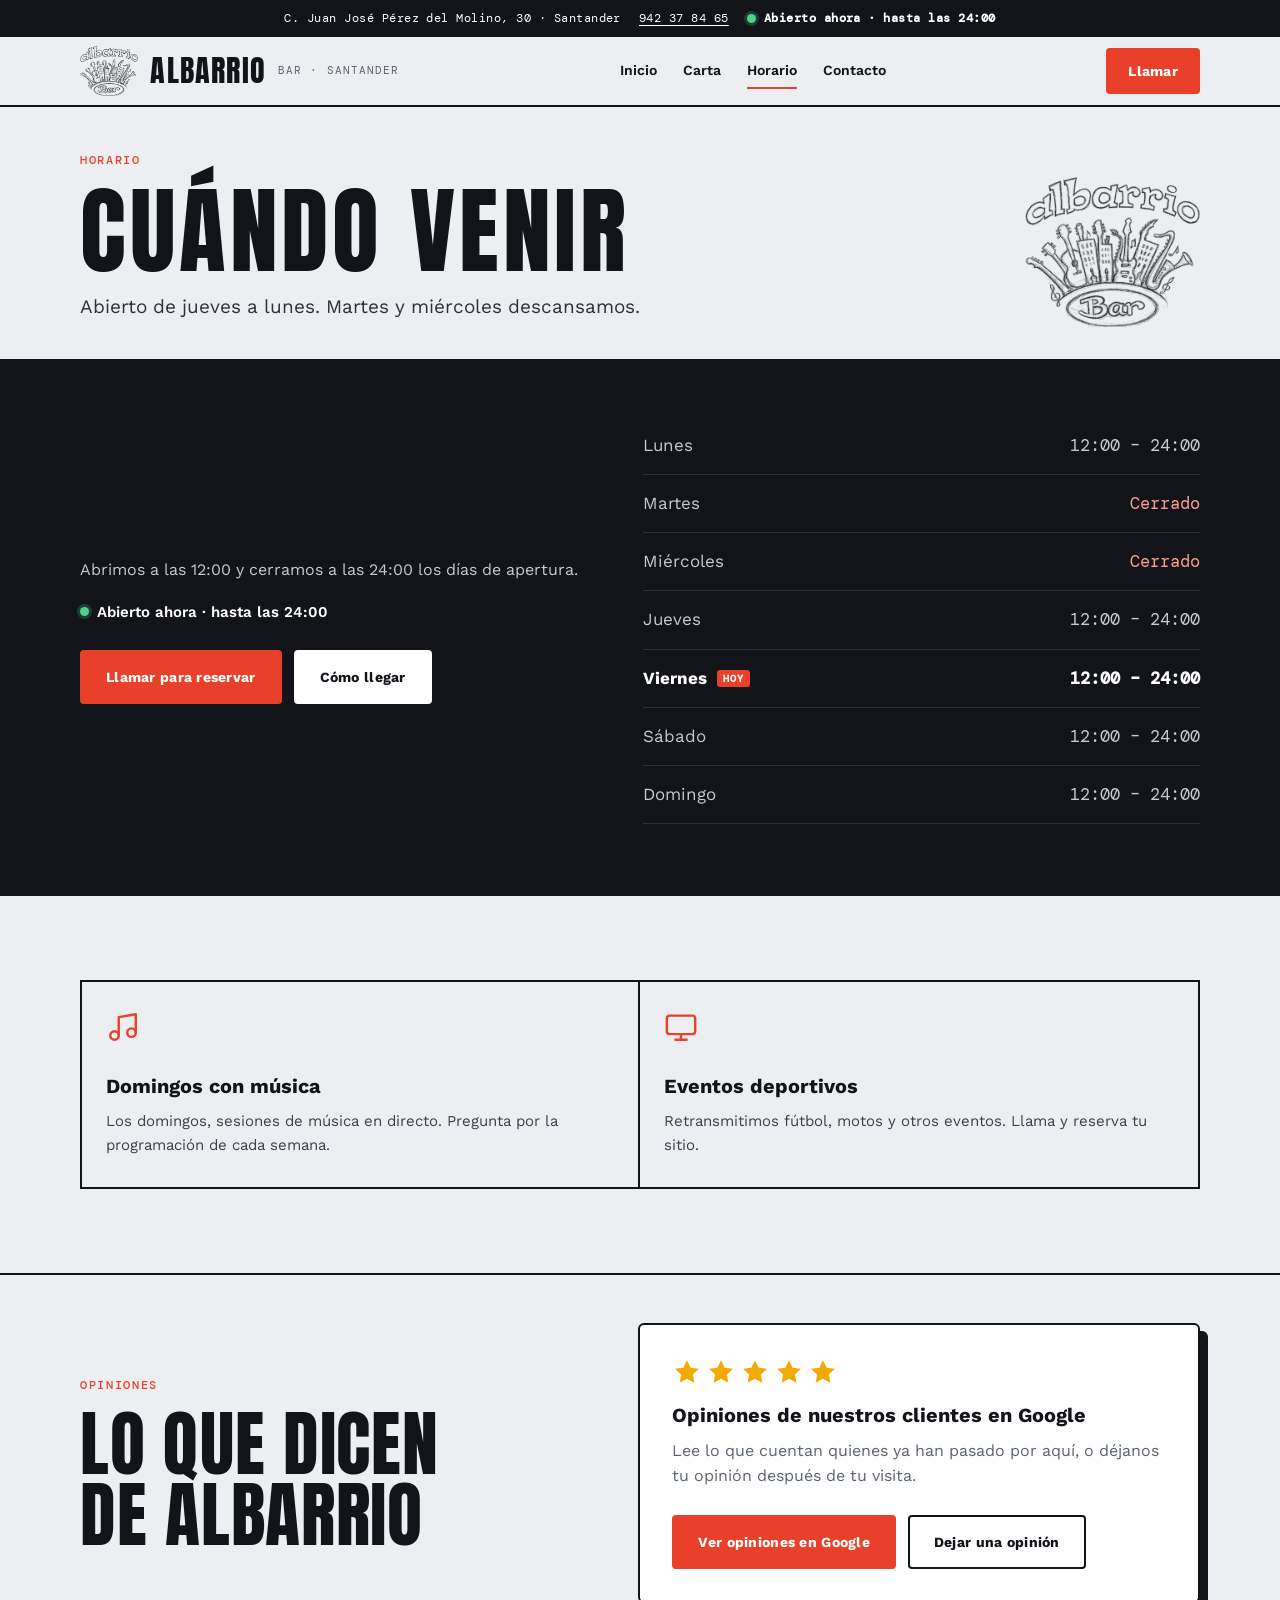
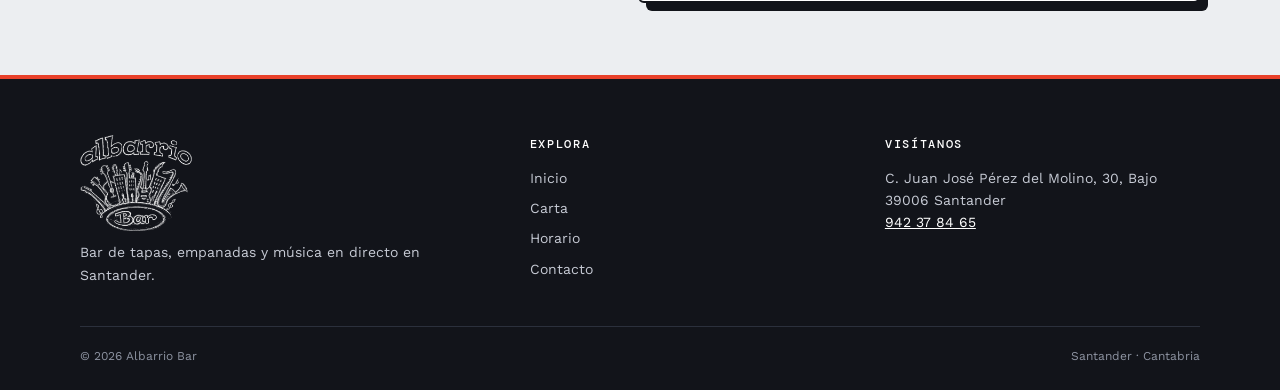
<file: horario.html>
<!doctype html>
<html lang="es">
<head>
<meta charset="utf-8">
<meta name="viewport" content="width=device-width,initial-scale=1">
<title>Horario · Albarrio Bar</title>
<meta name="description" content="Horario de Albarrio Bar en Santander: abierto de jueves a lunes de 12:00 a 24:00.">
<meta name="robots" content="noindex, nofollow">
<meta property="og:type" content="website">
<meta property="og:title" content="Horario · Albarrio Bar">
<meta property="og:description" content="Horario de Albarrio Bar en Santander: abierto de jueves a lunes de 12:00 a 24:00.">
<meta name="theme-color" content="#12141a">
<link rel="icon" href="data:image/svg+xml,%3Csvg xmlns='http://www.w3.org/2000/svg' viewBox='0 0 32 32'%3E%3Crect width='32' height='32' rx='7' fill='%2312141a'/%3E%3Ctext x='16' y='24' font-family='Impact,Arial Narrow,sans-serif' font-size='22' text-anchor='middle' fill='%23e8402a'%3EA%3C/text%3E%3C/svg%3E">
<link rel="preconnect" href="https://fonts.googleapis.com">
<link rel="preconnect" href="https://fonts.gstatic.com" crossorigin>
<link href="https://fonts.googleapis.com/css2?family=Anton&family=DM+Mono:wght@400;500&family=Work+Sans:wght@400;500;600;700&display=swap" rel="stylesheet">
<link rel="stylesheet" href="styles.css?v=5">

</head>
<body>

<div class="topbar">
  <span>C. Juan José Pérez del Molino, 30 · Santander</span>
  <a href="tel:+34942378465">942 37 84 65</a>
  <span class="open-badge" data-open-badge>Consulta nuestro horario</span>
</div>

<header class="header">
  <div class="wrap nav">
    <a class="brand" href="index.html" aria-label="Albarrio Bar, inicio"><img class="brand-logo" src="img/logo.png" width="420" height="360" alt=""><span class="brand-word">ALBARRIO</span><span class="brand-sub">Bar · Santander</span></a>
    <button class="menu-toggle" aria-label="Abrir menú" aria-expanded="false">Menú</button>
    <nav class="navlinks" aria-label="Navegación principal"><a href="index.html">Inicio</a><a href="carta.html">Carta</a><a href="horario.html" class="active" aria-current="page">Horario</a><a href="contacto.html">Contacto</a></nav>
    <a class="btn btn-red nav-cta" href="tel:+34942378465">Llamar</a>
  </div>
</header>

<main>
<section class="page-head"><div class="wrap"><img class="head-logo" src="img/logo.png" width="420" height="360" alt="" aria-hidden="true">
  <p class="kicker">Horario</p>
  <h1 class="page-title">CUÁNDO VENIR</h1>
  <p class="lead">Abierto de jueves a lunes. Martes y miércoles descansamos.</p>
</div></section>
  <section class="section section-ink section-tight-top">
    <div class="wrap week-grid">
      <div>
        <p class="week-note">Abrimos a las 12:00 y cerramos a las 24:00 los días de apertura.</p>
        <p><span class="open-badge on-dark big" data-open-badge>Consulta nuestro horario</span></p>
        <div class="actions"><a class="btn btn-red" href="tel:+34942378465">Llamar para reservar</a><a class="btn btn-light" href="contacto.html#como-llegar">Cómo llegar</a></div>
      </div>
      <table class="week-table" aria-label="Horario semanal"><tbody data-week-table></tbody></table>
    </div>
  </section>
  <section class="section">
    <div class="wrap feature-grid two">
      <article class="feature"><svg viewBox="0 0 24 24" fill="none" stroke="currentColor" stroke-width="1.7" stroke-linecap="round" stroke-linejoin="round" aria-hidden="true"><path d="M9 18V5l12-2v13"/><circle cx="6" cy="18" r="3"/><circle cx="18" cy="16" r="3"/></svg><h3>Domingos con música</h3><p>Los domingos, sesiones de música en directo. Pregunta por la programación de cada semana.</p></article>
      <article class="feature"><svg viewBox="0 0 24 24" fill="none" stroke="currentColor" stroke-width="1.7" stroke-linecap="round" stroke-linejoin="round" aria-hidden="true"><rect x="2" y="4" width="20" height="13" rx="2"/><path d="M8 21h8M12 17v4"/></svg><h3>Eventos deportivos</h3><p>Retransmitimos fútbol, motos y otros eventos. Llama y reserva tu sitio.</p></article>
    </div>
  </section>

  <section class="section section-tight reviews-sec" id="opiniones">
    <div class="wrap reviews">
      <div><p class="kicker">Opiniones</p><h2>LO QUE DICEN<br> DE ALBARRIO</h2></div>
      <div class="review-card">
        <div class="stars" aria-hidden="true"><svg viewBox="0 0 24 24" aria-hidden="true"><path d="M12 2.5l2.9 6 6.6.9-4.8 4.6 1.2 6.5L12 17.4 6.1 20.5l1.2-6.5L2.5 9.4l6.6-.9z"/></svg><svg viewBox="0 0 24 24" aria-hidden="true"><path d="M12 2.5l2.9 6 6.6.9-4.8 4.6 1.2 6.5L12 17.4 6.1 20.5l1.2-6.5L2.5 9.4l6.6-.9z"/></svg><svg viewBox="0 0 24 24" aria-hidden="true"><path d="M12 2.5l2.9 6 6.6.9-4.8 4.6 1.2 6.5L12 17.4 6.1 20.5l1.2-6.5L2.5 9.4l6.6-.9z"/></svg><svg viewBox="0 0 24 24" aria-hidden="true"><path d="M12 2.5l2.9 6 6.6.9-4.8 4.6 1.2 6.5L12 17.4 6.1 20.5l1.2-6.5L2.5 9.4l6.6-.9z"/></svg><svg viewBox="0 0 24 24" aria-hidden="true"><path d="M12 2.5l2.9 6 6.6.9-4.8 4.6 1.2 6.5L12 17.4 6.1 20.5l1.2-6.5L2.5 9.4l6.6-.9z"/></svg></div>
        <h3>Opiniones de nuestros clientes en Google</h3>
        <p>Lee lo que cuentan quienes ya han pasado por aquí, o déjanos tu opinión después de tu visita.</p>
        <div class="actions"><a class="btn btn-red" href="https://www.google.com/maps/search/?api=1&amp;query=Albarrio+Bar+C.+Juan+Jos%C3%A9+P%C3%A9rez+del+Molino+30+Santander" target="_blank" rel="noopener">Ver opiniones en Google</a><a class="btn btn-line" href="https://www.google.com/maps/search/?api=1&amp;query=Albarrio+Bar+C.+Juan+Jos%C3%A9+P%C3%A9rez+del+Molino+30+Santander" target="_blank" rel="noopener">Dejar una opinión</a></div>
      </div>
    </div>
  </section>

</main>

<footer class="footer">
  <div class="wrap footer-grid">
    <div><img class="footer-logo" src="img/logo-blanco.png" width="420" height="360" alt="Albarrio Bar"><p>Bar de tapas, empanadas y música en directo en Santander.</p></div>
    <div><h4>Explora</h4><div class="footer-links"><a href="index.html">Inicio</a><a href="carta.html">Carta</a><a href="horario.html">Horario</a><a href="contacto.html">Contacto</a></div></div>
    <div><h4>Visítanos</h4><p>C. Juan José Pérez del Molino, 30, Bajo<br>39006 Santander<br><a href="tel:+34942378465">942 37 84 65</a></p></div>
  </div>
  <div class="wrap footer-bottom"><span>© 2026 Albarrio Bar</span><span>Santander · Cantabria</span></div>
</footer>

<div class="mobile-bar"><a class="btn btn-red" href="tel:+34942378465">Llamar</a><a class="btn btn-line-dark" href="contacto.html#como-llegar">Cómo llegar</a></div>

<script src="script.js?v=5"></script>
</body>
</html>
</file>
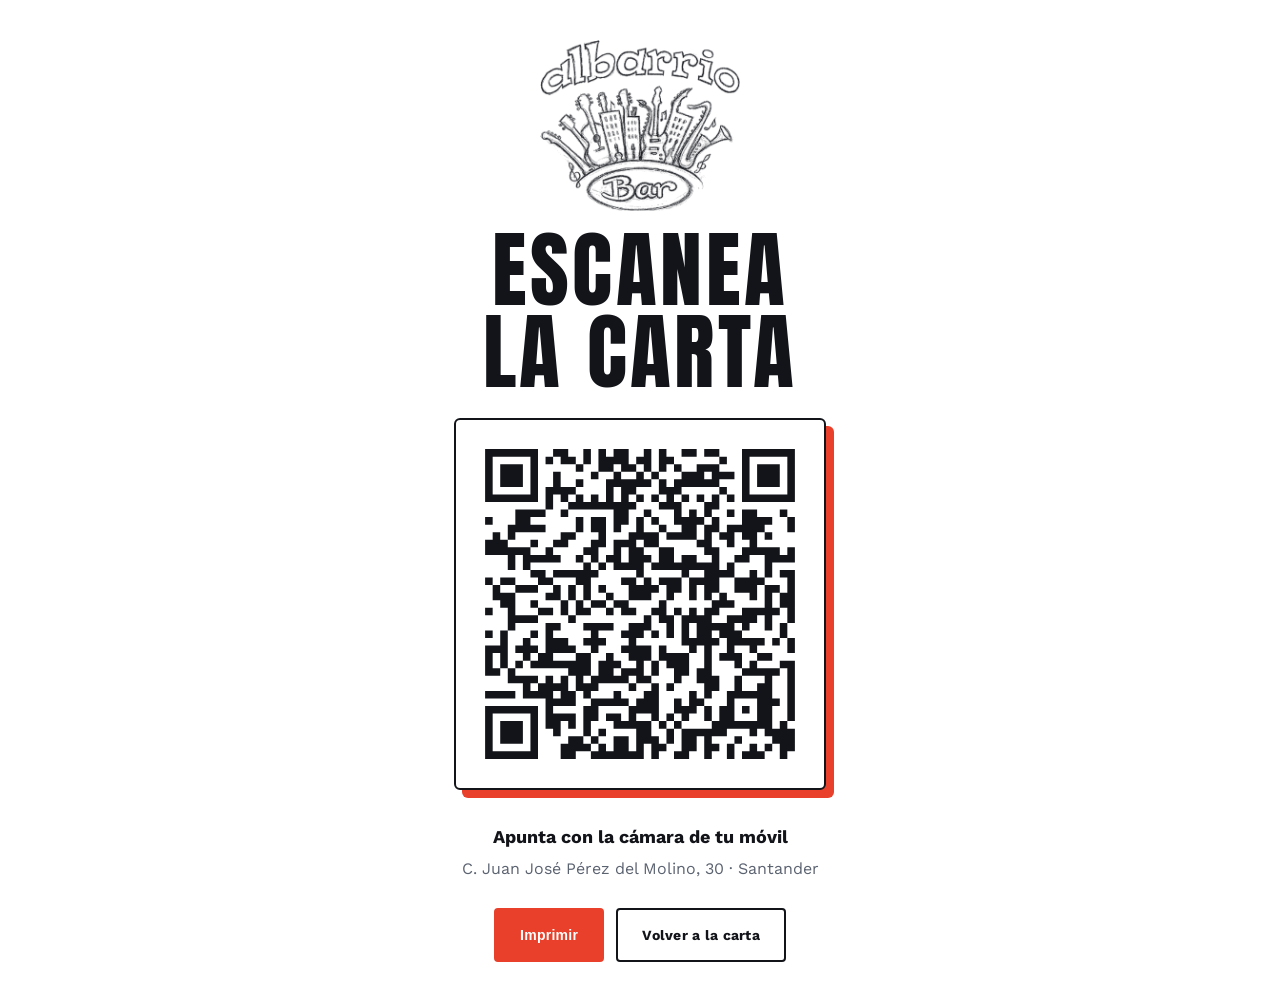
<file: qr.html>
<!doctype html>
<html lang="es"><head><meta charset="utf-8"><meta name="viewport" content="width=device-width,initial-scale=1">
<title>QR de la carta · Albarrio Bar</title><meta name="robots" content="noindex, nofollow">
<link href="https://fonts.googleapis.com/css2?family=Anton&family=DM+Mono:wght@400;500&family=Work+Sans:wght@400;500;600;700&display=swap" rel="stylesheet">
<link rel="stylesheet" href="styles.css?v=5"></head>
<body class="qr-page">
<main class="qr-poster">
  <img class="qr-logo" src="img/logo.png" width="420" height="360" alt="Albarrio Bar">
  <h1>ESCANEA<br> LA CARTA</h1>
  <div class="qr-box big"><img src="img/qr-carta.svg" width="360" height="360" alt="Código QR de la carta"></div>
  <p class="qr-sub">Apunta con la cámara de tu móvil</p>
  <p class="qr-addr">C. Juan José Pérez del Molino, 30 · Santander</p>
  <div class="qr-actions"><button class="btn btn-red" onclick="window.print()">Imprimir</button><a class="btn btn-line" href="carta.html">Volver a la carta</a></div>
</main></body></html>
</file>
<file: styles.css>
/* Albarrio Bar · cartel de concierto: tinta, rojo tomate, verde petróleo y papel frío */
:root{
  --ink:#12141a;
  --ink-2:#1d2029;
  --paper:#eceef1;
  --paper-2:#e1e4e9;
  --red:#e8402a;
  --red-dark:#c9301c;
  --teal:#0e5c55;
  --line:#c9ced6;
  --muted:#5b6270;
  --font-display:'Anton','Impact','Arial Narrow',sans-serif;
  --font-body:'Work Sans',system-ui,sans-serif;
  --font-mono:'DM Mono',ui-monospace,monospace;
  color-scheme:light;
}
*{box-sizing:border-box}
html{scroll-behavior:smooth}
body{margin:0;background:var(--paper);color:var(--ink);font-family:var(--font-body);font-size:16px;line-height:1.6;padding-bottom:0}
a{color:inherit}
img,svg{max-width:100%}
.wrap{width:min(1120px,calc(100% - 40px));margin-inline:auto}
:focus-visible{outline:3px solid var(--red);outline-offset:3px}

/* barra superior */
.topbar{display:flex;flex-wrap:wrap;justify-content:center;gap:4px 18px;background:var(--ink);color:#fff;padding:9px 16px;font-family:var(--font-mono);font-size:12px;letter-spacing:.04em}
.topbar a{text-decoration:underline;text-underline-offset:3px}
.open-badge{display:inline-flex;align-items:center;gap:8px;font-weight:600}
.open-badge:before{content:'';width:9px;height:9px;border-radius:50%;background:#8a919e;flex:0 0 9px}
.open-badge.is-open:before{background:#4fd18b;box-shadow:0 0 0 3px #4fd18b33}
.open-badge.is-closed:before{background:var(--red)}
.open-badge.big{font-size:15px}

/* cabecera */
.header{position:sticky;top:0;z-index:20;background:var(--paper);border-bottom:2px solid var(--ink)}
.nav{display:flex;align-items:center;justify-content:space-between;gap:20px;min-height:68px}
.brand{display:flex;align-items:baseline;gap:12px;text-decoration:none}
.brand-word{font-family:var(--font-display);font-size:30px;letter-spacing:.04em;line-height:1}
.brand-word.light{color:#fff;font-size:34px}
.brand-sub{font-family:var(--font-mono);font-size:11px;text-transform:uppercase;letter-spacing:.1em;color:var(--muted)}
.navlinks{display:flex;gap:26px;font-size:14px;font-weight:600}
.navlinks a{text-decoration:none;padding:6px 0;border-bottom:2px solid transparent}
.navlinks a:hover{border-bottom-color:var(--red)}
.menu-toggle{display:none;border:2px solid var(--ink);background:transparent;font:600 13px var(--font-body);padding:8px 14px;border-radius:4px;cursor:pointer;color:var(--ink)}

/* botones */
.btn{display:inline-flex;align-items:center;justify-content:center;padding:14px 24px;border-radius:4px;font-weight:700;font-size:14px;letter-spacing:.02em;text-decoration:none;border:2px solid var(--ink);transition:transform .15s,background .15s,color .15s;cursor:pointer}
.btn:hover{transform:translateY(-2px)}
.btn-red{background:var(--red);border-color:var(--red);color:#fff}
.btn-red:hover{background:var(--red-dark);border-color:var(--red-dark)}
.btn-line{background:transparent;color:var(--ink)}
.btn-line:hover{background:var(--ink);color:#fff}
.btn-line-dark{background:transparent;color:var(--ink)}
.btn-light{background:#fff;border-color:#fff;color:var(--ink)}
.btn-light:hover{background:var(--paper-2);border-color:var(--paper-2)}
.nav-cta{padding:10px 20px}
.actions{display:flex;flex-wrap:wrap;gap:12px;margin-top:26px}

/* tipografía */
.kicker{font-family:var(--font-mono);font-size:12px;text-transform:uppercase;letter-spacing:.14em;color:var(--red);margin:0 0 14px;font-weight:500}
.kicker-light{color:#ffb4a8}
h1,h2,h3{margin:0}
h1,h2{font-family:var(--font-display);font-weight:400;text-transform:uppercase;letter-spacing:.01em;line-height:.98;text-wrap:balance}
h1{font-size:clamp(48px,13vw,112px);letter-spacing:.04em;margin:0 0 22px;max-width:100%}
h2{font-size:clamp(40px,6vw,72px)}
h3{font-size:20px;font-weight:700;line-height:1.25}
p{margin:0 0 16px}
.lead{font-size:19px;max-width:520px;color:#2c313c}

/* hero */
.hero{padding:44px 0 56px}
.hero-grid{display:grid;grid-template-columns:minmax(0,1.15fr) minmax(300px,.85fr);gap:48px;align-items:center}
.hero-copy .kicker{margin-bottom:18px}

.ticket{background:var(--ink);color:#fff;border-radius:6px;padding:0;position:relative;box-shadow:10px 10px 0 var(--red)}
.ticket-head{display:flex;justify-content:space-between;align-items:center;gap:12px;flex-wrap:wrap;padding:18px 22px;border-bottom:2px dashed #3a3f4c;font-family:var(--font-mono);font-size:12px;letter-spacing:.12em}
.on-dark{color:#fff}
.ticket-list{list-style:none;margin:0;padding:8px 22px}
.ticket-list li{display:flex;justify-content:space-between;gap:12px;white-space:nowrap;padding:10px 0;border-bottom:1px solid #2b303c;font-size:15px}
.ticket-list li:last-child{border-bottom:0}
.ticket-list li span:last-child{font-family:var(--font-mono);font-size:13px}
.ticket-list li.is-today{color:#fff;font-weight:700}
.ticket-list li.is-today span:first-child:after{content:'  HOY';font-family:var(--font-mono);font-size:10px;letter-spacing:.1em;background:var(--red);color:#fff;border-radius:3px;padding:2px 6px;margin-left:8px;vertical-align:2px}
.ticket-list li.is-closed span:last-child{color:#ff9d8f}
.ticket-list li:not(.is-today){color:#c6cad4}
.ticket-foot{padding:14px 22px 18px;font-size:11px;color:#8d93a1;border-top:2px dashed #3a3f4c}

/* marquee */
.marquee{background:var(--red);color:#fff;overflow:hidden;border-block:2px solid var(--ink)}
.marquee-track{display:flex;align-items:center;gap:26px;width:max-content;padding:14px 0;font-family:var(--font-display);font-size:26px;text-transform:uppercase;letter-spacing:.06em;animation:slide 28s linear infinite}
.marquee-track i{width:10px;height:10px;background:var(--ink);transform:rotate(45deg);flex:0 0 10px}
@keyframes slide{to{transform:translateX(-50%)}}
@media(prefers-reduced-motion:reduce){.marquee-track{animation:none}html{scroll-behavior:auto}}

/* secciones */
.section{padding:84px 0}
.section-head{margin-bottom:40px}
.note-tag{display:inline-block;font-family:var(--font-mono);font-size:11px;text-transform:uppercase;letter-spacing:.08em;border:1px dashed var(--muted);color:var(--muted);padding:6px 10px;border-radius:3px;margin:20px 0 0}

.feature-grid{display:grid;grid-template-columns:repeat(4,1fr);gap:0;border:2px solid var(--ink)}
.feature{padding:28px 24px 30px;border-right:2px solid var(--ink);background:var(--paper)}
.feature:last-child{border-right:0}
.feature svg{width:34px;height:34px;color:var(--red);margin-bottom:22px}
.feature p{margin:10px 0 0;color:#3a404c;font-size:15px}

.band-teal{background:var(--teal);color:#fff;padding:64px 0}
.band-grid{display:grid;grid-template-columns:1fr 1fr;gap:48px;align-items:center}
.band-grid p{font-size:18px;color:#e4f1ef}

.menu-grid{display:grid;grid-template-columns:repeat(3,1fr);gap:24px}
.menu-card{background:#fff;border:2px solid var(--ink);border-radius:6px;padding:28px 26px;box-shadow:6px 6px 0 var(--ink)}
.menu-desc{color:var(--muted);font-size:14px;margin:6px 0 18px}
.dots{list-style:none;margin:0;padding:0}
.dots li{display:flex;align-items:baseline;gap:8px;padding:9px 0;font-weight:500}
.dots i{flex:1;border-bottom:2px dotted #aeb4bf;transform:translateY(-4px)}
.dots b{font-family:var(--font-mono);font-size:12px;font-weight:500;color:var(--muted);text-transform:uppercase}

.section-ink{background:var(--ink);color:#fff}
.week-grid{display:grid;grid-template-columns:1fr 1.1fr;gap:56px;align-items:center}
.week-note{color:#c6cad4;margin-top:20px}
.week-table{width:100%;border-collapse:collapse;font-size:17px}
.week-table td{padding:15px 0;border-bottom:1px solid #2b303c}
.week-table td:last-child{text-align:right;font-family:var(--font-mono)}
.week-table tr.is-today td{color:#fff;font-weight:700}
.week-table tr.is-today td:first-child:after{content:'HOY';font-family:var(--font-mono);font-size:10px;letter-spacing:.1em;background:var(--red);border-radius:3px;padding:2px 6px;margin-left:10px;vertical-align:2px}
.week-table tr:not(.is-today) td{color:#c6cad4}
.week-table tr.is-closed td:last-child{color:#ff9d8f}

.map-grid{display:grid;grid-template-columns:.9fr 1.1fr;gap:56px;align-items:center}
address{font-style:normal;font-size:18px;margin-top:26px;line-height:1.5}
.phone-line{margin:14px 0 0;color:var(--muted)}
.phone-line a{color:var(--ink);font-weight:700}
.map-frame{border:2px solid var(--ink);border-radius:6px;overflow:hidden;box-shadow:8px 8px 0 var(--ink);background:var(--paper-2);min-height:380px}
.map-frame iframe{display:block;width:100%;height:100%;min-height:380px;border:0}

/* pie */
.footer{background:var(--ink);color:#c6cad4;padding:56px 0 24px}
.footer-grid{display:grid;grid-template-columns:1.3fr 1fr 1fr;gap:40px}
.footer h4{font-family:var(--font-mono);font-size:12px;text-transform:uppercase;letter-spacing:.14em;color:#fff;margin:0 0 12px;font-weight:500}
.footer p{margin:10px 0 0;font-size:14px}
.footer a{color:#fff}
.footer-bottom{display:flex;justify-content:space-between;flex-wrap:wrap;gap:8px;margin-top:40px;padding-top:20px;border-top:1px solid #2b303c;font-size:12px;color:#8d93a1}

.mobile-bar{display:none}

/* adaptación */
@media(max-width:900px){
  .hero-grid,.band-grid,.week-grid,.map-grid{grid-template-columns:1fr;gap:36px}
  .feature-grid{grid-template-columns:1fr 1fr}
  .feature:nth-child(2){border-right:0}
  .feature:nth-child(-n+2){border-bottom:2px solid var(--ink)}
  .menu-grid{grid-template-columns:1fr}
  .footer-grid{grid-template-columns:1fr 1fr}
  .footer-grid>div:first-child{grid-column:1/-1}
  .ticket{box-shadow:6px 6px 0 var(--red);margin-right:6px}
}
@media(max-width:720px){
  .menu-toggle{display:inline-block}
  .nav-cta{display:none}
  .navlinks{display:none;position:absolute;left:0;right:0;top:100%;flex-direction:column;gap:0;background:var(--paper);border-bottom:2px solid var(--ink);padding:8px 20px 16px}
  .navlinks.open{display:flex}
  .navlinks a{padding:12px 0;border-bottom:1px solid var(--line)}
  .brand-sub{display:none}
  .header .wrap{position:relative}
  .section{padding:60px 0}
  .feature-grid{grid-template-columns:1fr}
  .feature{border-right:0;border-bottom:2px solid var(--ink)}
  .feature:last-child{border-bottom:0}
  .feature:nth-child(2){border-bottom:2px solid var(--ink)}
  .footer-grid{grid-template-columns:1fr}
  body{padding-bottom:76px}
  .mobile-bar{display:flex;gap:10px;position:fixed;left:0;right:0;bottom:0;z-index:30;padding:10px 16px calc(10px + env(safe-area-inset-bottom,0px));background:var(--paper);border-top:2px solid var(--ink)}
  .mobile-bar .btn{flex:1;padding:13px 12px}
}

/* ---- Varias páginas ---- */
.navlinks a.active{border-bottom-color:var(--red)}
.page-head{padding:44px 0 36px;border-bottom:2px solid var(--ink)}
.page-title{font-size:clamp(44px,8vw,96px);margin:0 0 14px}
.page-head .lead{margin:0;max-width:560px}
.section-tight{padding:48px 0 72px}
.section-tight-top{padding:56px 0 72px}
.cta-band{display:grid;grid-template-columns:1.2fr .8fr;gap:40px;align-items:center;border:2px solid var(--ink);border-radius:6px;padding:40px;background:#fff;box-shadow:8px 8px 0 var(--ink)}
.cta-band p{margin:14px 0 0;color:var(--muted)}
.cta-band .actions{margin-top:0;justify-content:flex-end}
.feature-grid.two{grid-template-columns:1fr 1fr}
.feature-grid.two .feature:nth-child(2){border-right:0}
.footer-links{display:grid;gap:8px;font-size:14px}
.footer-links a{text-decoration:none;color:#c6cad4}
.footer-links a:hover{color:#fff}
.week-note.small{font-size:12px;color:#8d93a1;margin-top:18px}

.contact-grid{display:grid;grid-template-columns:.9fr 1.1fr;gap:48px;align-items:stretch}
.info-card{background:#fff;border:2px solid var(--ink);border-radius:6px;padding:30px;box-shadow:8px 8px 0 var(--ink);display:flex;flex-direction:column;gap:22px}
.info-block h3{font-family:var(--font-mono);font-size:12px;text-transform:uppercase;letter-spacing:.14em;color:var(--red);font-weight:500;margin-bottom:8px}
.info-block address{margin:0;font-size:18px}
.info-block p{margin:0 0 8px}
.big-link{font-family:var(--font-display);font-size:38px;letter-spacing:.04em;text-decoration:none;line-height:1}
.info-card .actions{margin-top:auto}
.contact-grid .map-frame{min-height:440px}
.contact-grid .map-frame iframe{min-height:440px}

.social-actions{margin:0 0 36px}
.btn-social{gap:10px;border-color:#3a3f4c;color:#fff;background:transparent}
.btn-social svg{width:20px;height:20px}
.btn-social em{font-style:normal;font-family:var(--font-mono);font-size:10px;letter-spacing:.06em;text-transform:uppercase;color:#ffb4a8;border:1px solid #5a3a35;border-radius:3px;padding:2px 7px}
.btn-social.is-pending{opacity:.85;cursor:not-allowed}
.btn-social.is-pending:hover{transform:none}
.photo-grid{display:grid;grid-template-columns:repeat(3,1fr);gap:14px}
.photo-slot{display:flex;flex-direction:column;align-items:center;justify-content:center;gap:10px;aspect-ratio:4/3;border:2px dashed #3a3f4c;border-radius:6px;color:#8d93a1;font-family:var(--font-mono);font-size:12px;letter-spacing:.08em;text-transform:uppercase}
.photo-slot svg{width:30px;height:30px}
.photo-note{margin:16px 0 0;font-size:13px;color:#8d93a1}

@media(max-width:900px){
  .cta-band{grid-template-columns:1fr;padding:28px;gap:24px}
  .cta-band .actions{justify-content:flex-start}
  .contact-grid{grid-template-columns:1fr;gap:32px}
  .contact-grid .map-frame,.contact-grid .map-frame iframe{min-height:340px}
}
@media(max-width:720px){
  .page-head{padding:32px 0 28px}
  .feature-grid.two{grid-template-columns:1fr}
  .feature-grid.two .feature:nth-child(2){border-bottom:0}
  .photo-grid{grid-template-columns:1fr 1fr}
  .section-tight{padding:36px 0 56px}
  .big-link{font-size:32px}
}
[id]{scroll-margin-top:84px}
.footer{border-top:4px solid var(--red)}

/* Fotos reales */
figure{margin:0}
.photo-grid{grid-auto-rows:240px}
.photo-grid figure{overflow:hidden;border-radius:6px;background:#1b1e26}
.photo-grid img,.carta-photos img,.banner img{display:block;width:100%;height:100%;object-fit:cover}
.photo-grid figure.wide{grid-column:span 2}
.photo-grid.light{margin-top:14px;grid-auto-rows:260px}
.photo-grid.light figure{border:2px solid var(--ink)}
.banner{border:2px solid var(--ink);border-radius:6px;overflow:hidden;box-shadow:6px 6px 0 var(--ink);margin-bottom:22px;max-height:420px}
.carta-grid{display:grid;grid-template-columns:minmax(0,1.15fr) minmax(0,.85fr);gap:24px;align-items:start}
.carta-photos{display:grid;gap:14px}
.carta-photos figure{border:2px solid var(--ink);border-radius:6px;overflow:hidden;aspect-ratio:4/3}
.raciones .numbered{counter-reset:r}
.raciones .numbered li{counter-increment:r;padding:8px 0}
.raciones .numbered li::before{content:counter(r) ".";font-family:var(--font-mono);font-size:12px;color:var(--muted);min-width:26px}
.price{font-family:var(--font-mono);font-weight:500;color:var(--ink)!important;text-transform:none!important;font-size:14px!important;white-space:nowrap}
.menu-extra{margin:16px 0 0;padding-top:14px;border-top:2px solid var(--ink);display:flex;justify-content:space-between;gap:12px;font-weight:600}
.carta-grid+.wrap{margin-top:28px}
@media (max-width:900px){.carta-grid{grid-template-columns:1fr}}
@media (max-width:640px){.photo-grid,.photo-grid.light{grid-auto-rows:150px}.photo-grid.light figure:nth-child(3){grid-column:span 2}}

/* Visual: cinta de fotos, ecualizador, letras, reveal, lightbox */
.ribbon{overflow:hidden;margin-top:8px;padding:6px 0 14px}
.ribbon-track{display:flex;width:max-content;animation:slide 60s linear infinite}
.ribbon:hover .ribbon-track{animation-play-state:paused}
.ribbon figure{height:280px;margin:0 14px 0 0;flex:0 0 auto;border:2px solid var(--ink);border-radius:6px;overflow:hidden;box-shadow:5px 5px 0 var(--ink);cursor:zoom-in;background:#ddd}
.ribbon img{height:100%;width:auto;max-width:none;display:block;transition:transform .5s}
.ribbon figure:hover img{transform:scale(1.06)}
.photo-grid figure,.carta-photos figure{cursor:zoom-in}
.photo-grid img,.carta-photos img{transition:transform .5s}
.photo-grid figure:hover img,.carta-photos figure:hover img{transform:scale(1.05)}
.eq{display:flex;align-items:flex-end;gap:6px;height:64px;margin-top:40px;opacity:.9}
.eq i{flex:1;background:#ffb4a8;border-radius:3px 3px 0 0;height:20%;animation:eq 1.1s ease-in-out infinite alternate}
.eq i:nth-child(3n){animation-duration:.8s;background:#fff}
.eq i:nth-child(4n){animation-duration:1.4s}
.eq i:nth-child(5n+1){animation-delay:-.4s}
.eq i:nth-child(7n+2){animation-delay:-.9s}
@keyframes eq{0%{height:12%}100%{height:100%}}
.hero h1 .ch{display:inline-block;animation:drop .7s cubic-bezier(.2,.9,.3,1.3) both}
@keyframes drop{0%{opacity:0;transform:translateY(-.5em) rotate(-8deg)}100%{opacity:1;transform:none}}
.js .reveal{opacity:0;transform:translateY(26px);transition:opacity .7s ease,transform .7s ease}
.js .reveal.in{opacity:1;transform:none}
.feature{transition:background .25s,transform .25s}
.feature:hover{background:#fff}
.feature svg{transition:transform .35s}
.feature:hover svg{transform:rotate(-8deg) scale(1.15)}
.menu-card{transition:transform .25s,box-shadow .25s}
.menu-card:hover{transform:translate(-3px,-3px);box-shadow:9px 9px 0 var(--ink)}
.raciones .numbered li{transition:padding .2s,color .2s}
.raciones .numbered li:hover{padding-left:8px;color:var(--red)}
.lightbox{position:fixed;inset:0;z-index:100;background:rgba(12,13,18,.94);display:none;align-items:center;justify-content:center;padding:24px}
.lightbox.open{display:flex}
.lightbox img{max-width:min(1100px,100%);max-height:86vh;border-radius:6px;box-shadow:0 20px 60px #000a}
.lightbox button{position:absolute;border:2px solid #fff;background:transparent;color:#fff;width:46px;height:46px;border-radius:50%;font-size:22px;cursor:pointer}
.lightbox button:hover{background:var(--red);border-color:var(--red)}
.lightbox .lb-close{top:18px;right:18px}
.lightbox .lb-prev{left:18px;top:50%}
.lightbox .lb-next{right:18px;top:50%}
@media(max-width:720px){.ribbon figure{height:200px}.lightbox .lb-prev{left:8px;top:auto;bottom:18px}.lightbox .lb-next{right:8px;top:auto;bottom:18px}}
@media(prefers-reduced-motion:reduce){.ribbon-track,.eq i,.hero h1 .ch{animation:none}.js .reveal{opacity:1;transform:none;transition:none}}

/* Logo, QR y opiniones */
.brand-logo{height:50px;width:auto;display:block;align-self:center}
.brand{align-items:center}
.footer-logo{height:96px;width:auto;display:block;margin-bottom:6px}
.page-head .wrap{position:relative}
.head-logo{position:absolute;right:0;bottom:-4px;height:150px;width:auto;opacity:.92}
.qr-band{grid-template-columns:1.2fr .8fr}
.qr-box{background:#fff;border:2px solid var(--ink);border-radius:6px;padding:14px;justify-self:center;box-shadow:6px 6px 0 var(--red);line-height:0}
.qr-box img{width:240px;height:240px;display:block}
.qr-box.big img{width:min(340px,70vw);height:auto}
.reviews{display:grid;grid-template-columns:1fr 1.1fr;gap:48px;align-items:center}
.review-card{background:#fff;border:2px solid var(--ink);border-radius:6px;padding:32px;box-shadow:8px 8px 0 var(--ink)}
.review-card p{color:var(--muted);margin:10px 0 0}
.stars{display:flex;gap:4px;margin-bottom:16px}
.stars svg{width:30px;height:30px;fill:#f2a900}
.reviews-sec{border-top:2px solid var(--ink)}
.qr-page{background:#fff}
.qr-poster{max-width:560px;margin:0 auto;padding:40px 20px;text-align:center}
.qr-poster .qr-logo{width:200px;height:auto}
.qr-poster h1{font-size:clamp(48px,12vw,84px);margin:10px 0 24px}
.qr-poster .qr-box{display:inline-block;box-shadow:8px 8px 0 var(--red)}
.qr-sub{font-weight:700;margin:26px 0 4px;font-size:18px}
.qr-addr{color:var(--muted);margin:0 0 26px}
.qr-actions{display:flex;gap:12px;justify-content:center;flex-wrap:wrap}
@media(max-width:900px){.qr-band,.reviews{grid-template-columns:1fr}.head-logo{height:110px}}
@media(max-width:720px){.brand-logo{height:40px}.head-logo{display:none}.brand-word{font-size:26px}.review-card{padding:24px}}
@media print{.qr-actions{display:none}.qr-poster{padding:0}body{background:#fff}}
</file>
